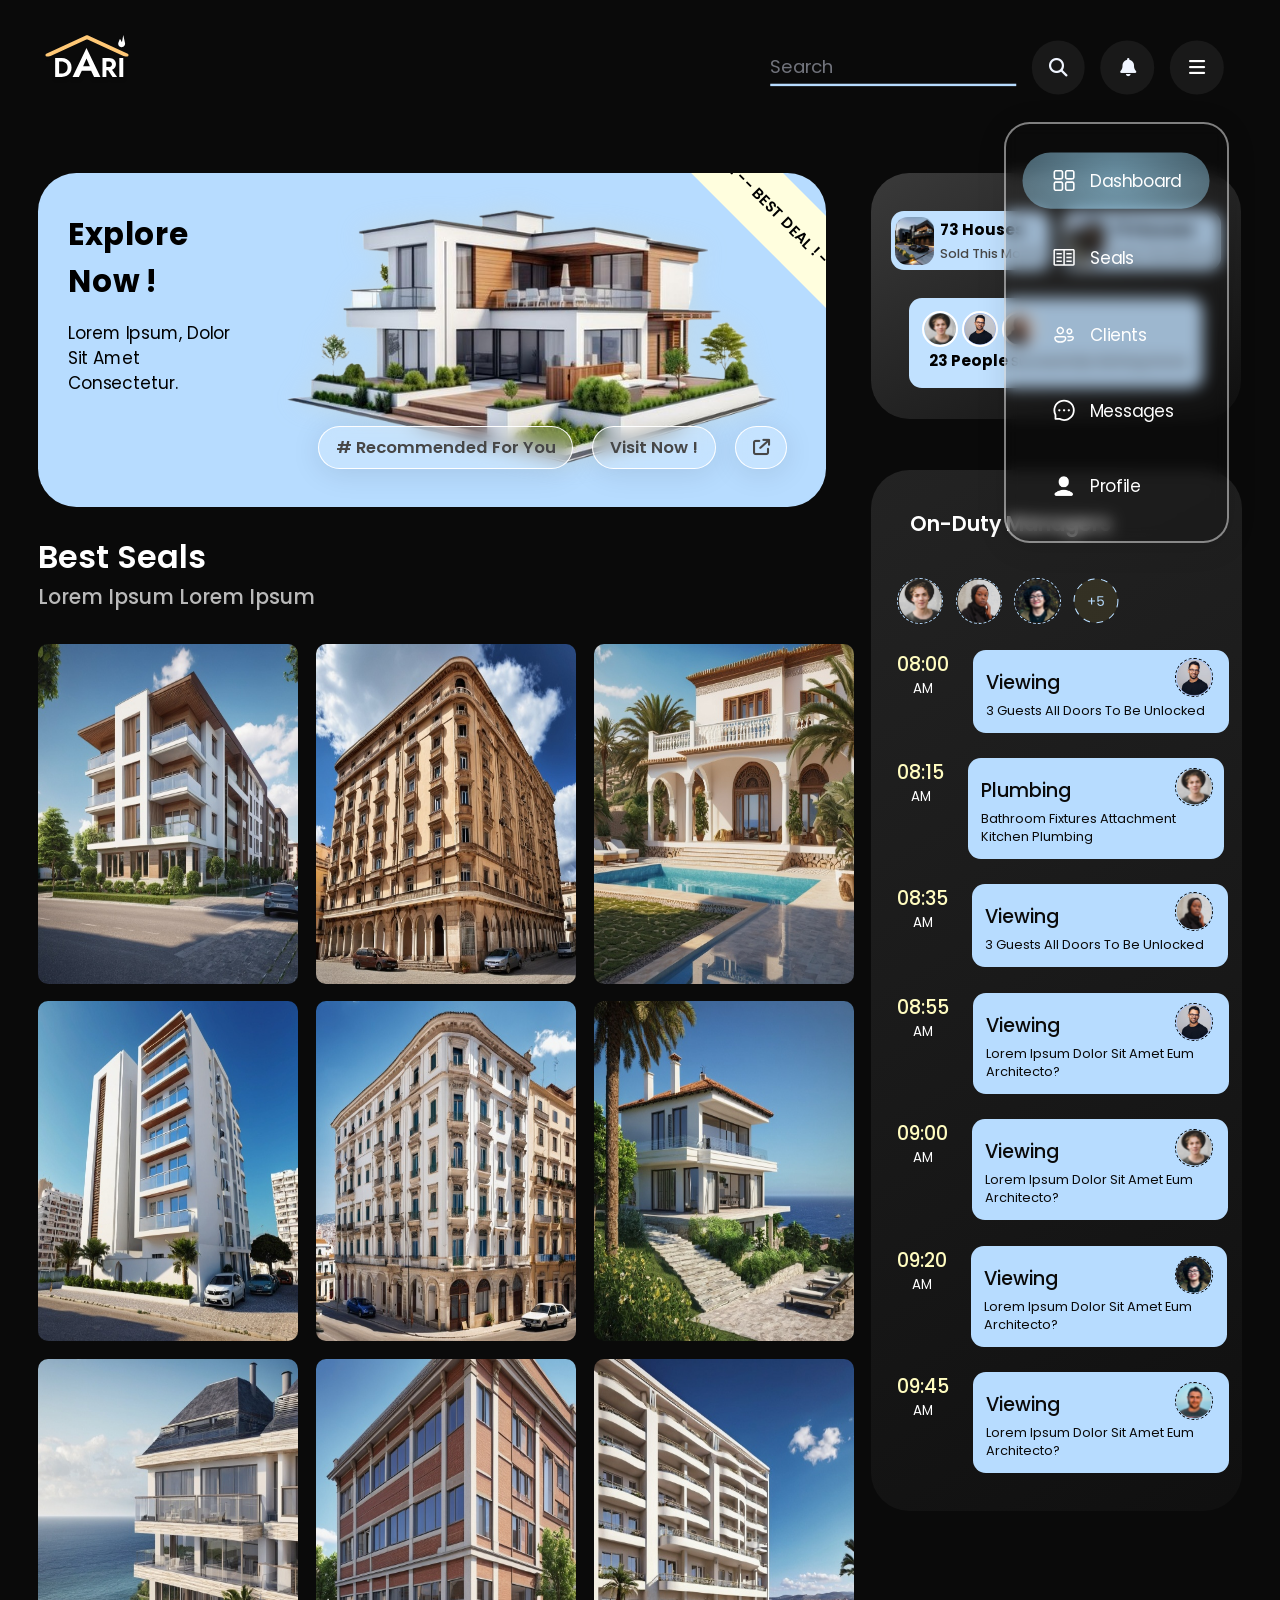
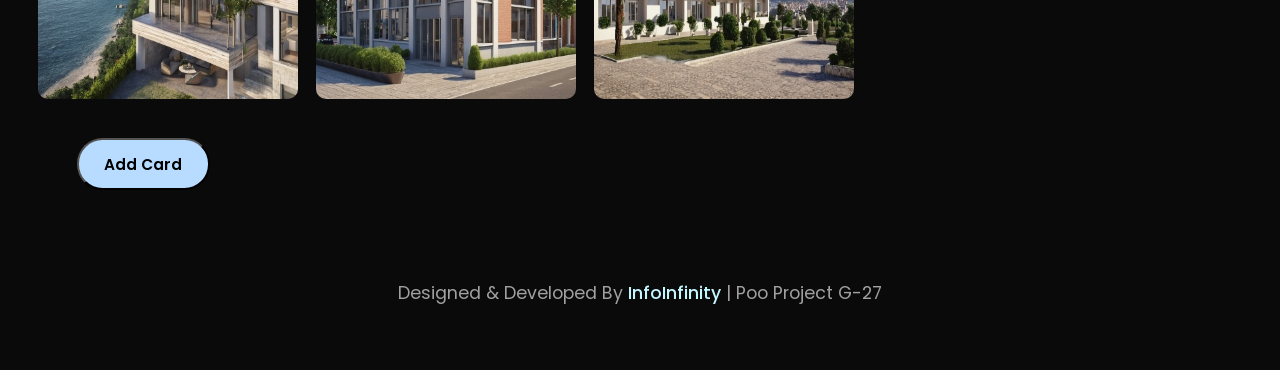
<file: dari ui/index.html>
<!DOCTYPE html>
<html lang="en">
<head>
    <meta charset="UTF-8">
    <meta name="viewport" content="width=device-width, initial-scale=1.0">
    
    <link rel="stylesheet" href="https://cdnjs.cloudflare.com/ajax/libs/font-awesome/6.5.2/css/all.min.css" integrity="sha512-SnH5WK+bZxgPHs44uWIX+LLJAJ9/2PkPKZ5QiAj6Ta86w+fsb2TkcmfRyVX3pBnMFcV7oQPJkl9QevSCWr3W6A==" crossorigin="anonymous" referrerpolicy="no-referrer" />
    <link rel="stylesheet" href="style.css">
    <title>Dari | poo project</title>
</head>
<body>
    <header>
        <div class="logo"> <img src="imgs/logos.svg" alt=""></div>
        <div class="userbox">
            <div class="icons">
                <input type="text" placeholder="search">
                <i class="fa-solid fa-magnifying-glass" style="color: #f0f5ff;"></i>
                <i class="fa-solid fa-bell" style="color: #f0f5ff;"></i>
                <button onclick="myFunction()" style="background: transparent; outline: none; border: none;"><i class="fa-solid fa-bars" style="color: #fff;"></i></button>
            </div>
            <div class="profile">
                <img src="Ellipse 25.png" alt="hhh u cant see the image XD">
                <h4>lorem ipsum</h4>
            </div>
        </div>
    </header>


    <section class="main" id="mainGrid">
        <div class="menu " id="myDIV">
            <ul>
                <li class="dash"> <img src="radix-icons_dashboard.svg" alt=""> <a href="index.html"><span>dashboard</span></a> </li>
                <li class="seals"> <img src="carbon_book.svg" alt=""> <a href="seals.html"><span>seals</span></a>  </li>
                <li class="clients"> <img src="fluent_people-16-regular.svg" alt=""> <a href="clients.html"><span>clients</span></a>  </li>
                <li class="messages"> <img src="ant-design_message-outlined.svg" alt=""> <a href="messages.html"><span>messages</span></a>  </li>
                <li class="myprofile"> <img src="imgs/User.png" alt=""> <span>profile</span> </li>
            </ul>
        </div>

        <div class="seals">
            <div class="thebigadd">
                <div class="adcontent">
                    <h2> explore now !</h2>
                    <p>Lorem ipsum, dolor sit amet consectetur.</p>
                </div>
                <div class="previwe">
                    <img src="herosection.png" alt="<3">
                    <div class="btnbox">
                        <a href="#"># Recommended for you</a>
                        <a href="#">visit now !</a>
                        <a href="#"><i class="fa-solid fa-arrow-up-right-from-square" style="color: #474747"></i></a>
                    </div>
                </div>
            </div>
            <div class="sealscontent">
                <div class="title">
                    <h3> best seals</h3>
                    <h4> lorem ipsum lorem ipsum </h4>
                </div>

                <div class="cardsbox">
                    
                        <div class="game">

                            <div class="front">
                                <img  src="imgs/1.jpg" alt="House 1">
                            </div>
                    
                            <div class="back">
                                    <div class="content">
                    
                                        <h3> Family House</h3>
                    
                                       <div>
                                            <p>USA</p>
                                            <p>6 rooms</p>
                                       </div>
                    
                                       <div>
                                            <p>325 m<sup>2</sup></p>
                                            <p>$1,200,000</p>
                                       </div>

                                       <div>
                                       
                                        <button id="heartButton" class="like"><i class="fa-solid fa-heart" aria-hidden="true"></i></button>
                                   </div>
                    
                                    </div>
                    
                                    <div class="button">
                                        <a href="house.html" class="btn">contact now</a>
                                    </div>
                            </div>
                    
                            <div class="background">&nbsp;</div>
                        </div>
                        <div class="game">

                            <div class="front">
                                <img  src="imgs/2.jpg" alt="House 1">
                            </div>
                    
                            <div class="back">
                                    <div class="content">
                    
                                        <h3> Family House</h3>
                    
                                       <div>
                                            <p>USA</p>
                                            <p>6 rooms</p>
                                       </div>
                    
                                       <div>
                                            <p>325 m<sup>2</sup></p>
                                            <p>$1,200,000</p>
                                       </div>

                                       <div>
                                       
                                        <button id="heartButton" class="like"><i class="fa-solid fa-heart" aria-hidden="true"></i></button>
                                   </div>
                    
                                    </div>
                    
                                    <div class="button">
                                        <a href="house.html" class="btn">contact now</a>
                                    </div>
                            </div>
                    
                            <div class="background">&nbsp;</div>
                        </div>
                     
                    
                        <div class="game">

                            <div class="front">
                                <img  src="imgs/3.jpg" alt="House 1">
                            </div>
                    
                            <div class="back">
                                    <div class="content">
                    
                                        <h3> Family House</h3>
                    
                                       <div>
                                            <p>USA</p>
                                            <p>6 rooms</p>
                                       </div>
                    
                                       <div>
                                            <p>325 m<sup>2</sup></p>
                                            <p>$1,200,000</p>
                                       </div>

                                       <div>
                                       
                                        <button id="heartButton" class="like"><i class="fa-solid fa-heart" aria-hidden="true"></i></button>
                                   </div>
                    
                                    </div>
                    
                                    <div class="button">
                                        <a href="house.html" class="btn">contact now</a>
                                    </div>
                            </div>
                    
                            <div class="background">&nbsp;</div>
                        </div>
                        <div class="game">

                            <div class="front">
                                <img  src="imgs/4.jpg" alt="House 1">
                            </div>
                    
                            <div class="back">
                                    <div class="content">
                    
                                        <h3> Family House</h3>
                    
                                       <div>
                                            <p>USA</p>
                                            <p>6 rooms</p>
                                       </div>
                    
                                       <div>
                                            <p>325 m<sup>2</sup></p>
                                            <p>$1,200,000</p>
                                       </div>

                                       <div>
                                       
                                        <button id="heartButton" class="like"><i class="fa-solid fa-heart" aria-hidden="true"></i></button>
                                   </div>
                    
                                    </div>
                    
                                    <div class="button">
                                        <a href="house.html" class="btn">contact now</a>
                                    </div>
                            </div>
                    
                            <div class="background">&nbsp;</div>
                        </div>
                     
                     
                        <div class="game">

                            <div class="front">
                                <img  src="imgs/5.jpg" alt="House 1">
                            </div>
                    
                            <div class="back">
                                    <div class="content">
                    
                                        <h3> Family House</h3>
                    
                                       <div>
                                            <p>USA</p>
                                            <p>6 rooms</p>
                                       </div>
                    
                                       <div>
                                            <p>325 m<sup>2</sup></p>
                                            <p>$1,200,000</p>
                                       </div>

                                       <div>
                                       
                                        <button id="heartButton" class="like"><i class="fa-solid fa-heart" aria-hidden="true"></i></button>
                                   </div>
                    
                                    </div>
                    
                                    <div class="button">
                                        <a href="house.html" class="btn">contact now</a>
                                    </div>
                            </div>
                    
                            <div class="background">&nbsp;</div>
                        </div>
                        <div class="game">

                            <div class="front">
                                <img  src="imgs/6.jpg" alt="House 1">
                            </div>
                    
                            <div class="back">
                                    <div class="content">
                    
                                        <h3> Family House</h3>
                    
                                       <div>
                                            <p>USA</p>
                                            <p>6 rooms</p>
                                       </div>
                    
                                       <div>
                                            <p>325 m<sup>2</sup></p>
                                            <p>$1,200,000</p>
                                       </div>

                                       <div>
                                       
                                        <button id="heartButton" class="like"><i class="fa-solid fa-heart" aria-hidden="true"></i></button>
                                   </div>
                    
                                    </div>
                    
                                    <div class="button">
                                        <a href="house.html" class="btn">contact now</a>
                                    </div>
                            </div>
                    
                            <div class="background">&nbsp;</div>
                        </div>
                     
                     
                        <div class="game">

                            <div class="front">
                                <img  src="imgs/7.jpg" alt="House 1">
                            </div>
                    
                            <div class="back">
                                    <div class="content">
                    
                                        <h3> Family House</h3>
                    
                                       <div>
                                            <p>USA</p>
                                            <p>6 rooms</p>
                                       </div>
                    
                                       <div>
                                            <p>325 m<sup>2</sup></p>
                                            <p>$1,200,000</p>
                                       </div>

                                       <div>
                                       
                                        <button id="heartButton" class="like"><i class="fa-solid fa-heart" aria-hidden="true"></i></button>
                                   </div>
                    
                                    </div>
                    
                                    <div class="button">
                                        <a href="house.html" class="btn">contact now</a>
                                    </div>
                            </div>
                    
                            <div class="background">&nbsp;</div>
                        </div>
                        <div class="game">

                            <div class="front">
                                <img  src="imgs/8.jpg" alt="House 1">
                            </div>
                    
                            <div class="back">
                                    <div class="content">
                    
                                        <h3> Family House</h3>
                    
                                       <div>
                                            <p>USA</p>
                                            <p>6 rooms</p>
                                       </div>
                    
                                       <div>
                                            <p>325 m<sup>2</sup></p>
                                            <p>$1,200,000</p>
                                       </div>

                                       <div>
                                       
                                        <button id="heartButton" class="like"><i class="fa-solid fa-heart" aria-hidden="true"></i></button>
                                   </div>
                    
                                    </div>
                    
                                    <div class="button">
                                        <a href="house.html" class="btn">contact now</a>
                                    </div>
                            </div>
                    
                            <div class="background">&nbsp;</div>
                        </div>
                     
                     
                        <div class="game">

                            <div class="front">
                                <img  src="imgs/9.jpg" alt="House 1">
                            </div>
                    
                            <div class="back">
                                    <div class="content">
                    
                                        <h3> Family House</h3>
                    
                                       <div>
                                            <p>USA</p>
                                            <p>6 rooms</p>
                                       </div>
                    
                                       <div>
                                            <p>325 m<sup>2</sup></p>
                                            <p>$1,200,000</p>
                                       </div>

                                       <div>
                                       
                                        <button id="heartButton" class="like"><i class="fa-solid fa-heart" aria-hidden="true"></i></button>
                                   </div>
                    
                                    </div>
                    
                                    <div class="button">
                                        <a href="house.html" class="btn">contact now</a>
                                    </div>
                            </div>
                    
                            <div class="background">&nbsp;</div>
                        </div>
                        
                     
                </div>
                <div class="addcard"> <button> add card </button></div>
            </div>
            </div>
        </div>
        <div class="fixedmenu" >
            <div class="new" data-tilt>
                <div class="grids">
                    <div class="grid">
                        <img src="a82875ac-700f-4d3f-8215-8c7409487d9f.jpg" alt="">
                         <h2>73 Houses <span> sold this month</span></h2>
                    </div>
                    <div class="grid">
                        <img src="a82875ac-700f-4d3f-8215-8c7409487d9f.jpg" alt="">
                         <h2>73 Houses <span> sold this month</span></h2>
                    </div>
                </div>
                <div class="grid2">
                    <div class="imgp">
                        <img src="Ellipse 2.svg" alt="">
                        <img src="Ellipse 25.png" alt="">
                        <img src="Ellipse 3.svg" alt="">
                    </div>
                    <h2>23 People <span>Successfully Getting Home</span></h2>
                </div>
            </div>
            <div class="managers">
                <div class="active">
                    <h2>on-duty managers</h2>
                    <div class="profiles">
                        <img src="Ellipse 2.svg" alt="">
                        <img src="Ellipse 3.svg" alt="">
                        <img src="Group 4.svg" alt="">
                        <img src="Group 1000003135.svg" alt="" style="border: none;">
                    </div>
                </div>
                <div class="managerscards">
                    <div class="item" data-tilt> 
                        <img src="Ellipse 25.png" alt="">
                        <div class="time">
                            <h4> 08:00</h4> <span> am</span>
                        </div>
                        <div class="card">
                            <h2> Viewing</h2>
                            <p>3 Guests
                                All doors to be unlocked</p>
                        </div>
                        
                    </div>
                    <div class="item" data-tilt> 
                        <img src="Ellipse 2.svg" alt="">
                        <div class="time">
                            <h4> 08:15</h4> <span> am</span>
                        </div>
                        <div class="card">
                            <h2> Plumbing</h2>
                            <p>Bathroom Fixtures Attachment
                                Kitchen Plumbing</p>
                        </div>
                        
                    </div>
                    <div class="item" data-tilt> 
                        <img src="Ellipse 3.svg" alt="">
                        <div class="time">
                            <h4> 08:35</h4> <span> am</span>
                        </div>
                        <div class="card">
                            <h2> Viewing</h2>
                            <p>3 Guests
                                All doors to be unlocked</p>
                        </div>
                        
                    </div>
                    <div class="item" data-tilt> 
                        <img src="Ellipse 25.png" alt="">
                        <div class="time">
                            <h4> 08:55</h4> <span> am</span>
                        </div>
                        <div class="card">
                            <h2> Viewing</h2>
                            <p>Lorem ipsum dolor sit amet  eum architecto?</p>
                        </div>
                        
                    </div>
                    <div class="item" data-tilt> 
                        <img src="Ellipse 2.svg" alt="">
                        <div class="time">
                            <h4> 09:00</h4> <span> am</span>
                        </div>
                        <div class="card">
                            <h2> Viewing</h2>
                            <p>Lorem ipsum dolor sit amet  eum architecto?</p>
                        </div>
                        
                    </div>
                    <div class="item" data-tilt> 
                        <img src="Group 4.svg" alt="">
                        <div class="time">
                            <h4> 09:20</h4> <span> am</span>
                        </div>
                        <div class="card">
                            <h2> Viewing</h2>
                            <p>Lorem ipsum dolor sit amet  eum architecto?</p>
                        </div>
                        
                    </div>
                    <div class="item" data-tilt> 
                        <img src="Group 19.svg" alt="">
                        <div class="time">
                            <h4> 09:45</h4> <span> am</span>
                        </div>
                        <div class="card">
                            <h2> Viewing</h2>
                            <p>Lorem ipsum dolor sit amet  eum architecto?</p>
                        </div>
                        
                    </div>
                </div>
            </div>
        </div>

    </section>
    <footer style=" padding: 2vw; text-align: center;">
        <h3 style="font-size: 1.1rem; color: #ffffff9d; font-weight: 400;">Designed & developed by <a href="https://github.com/khadidjainfoinfinity/" style="text-decoration: none; color: rgb(195, 246, 255); font-weight: 500;">InfoInfinity</a> | poo Project G-27</h3>
    </footer>
    <script src="main.js"></script>


    <script>
        function myFunction() {
        var x = document.getElementById("myDIV");
        
        if (x.style.display === "none") {
            x.style.display = "block";
        } else {
            x.style.display = "none";
        }
    }
    </script>


<script>
// Select the button element
const heartButton = document.getElementById('heartButton');

// Add an event listener to handle the click event
heartButton.addEventListener('click', function() {
    // Toggle the 'active' class on click
    heartButton.classList.toggle('active');
});

</script>
   
</body>
</html>
</file>
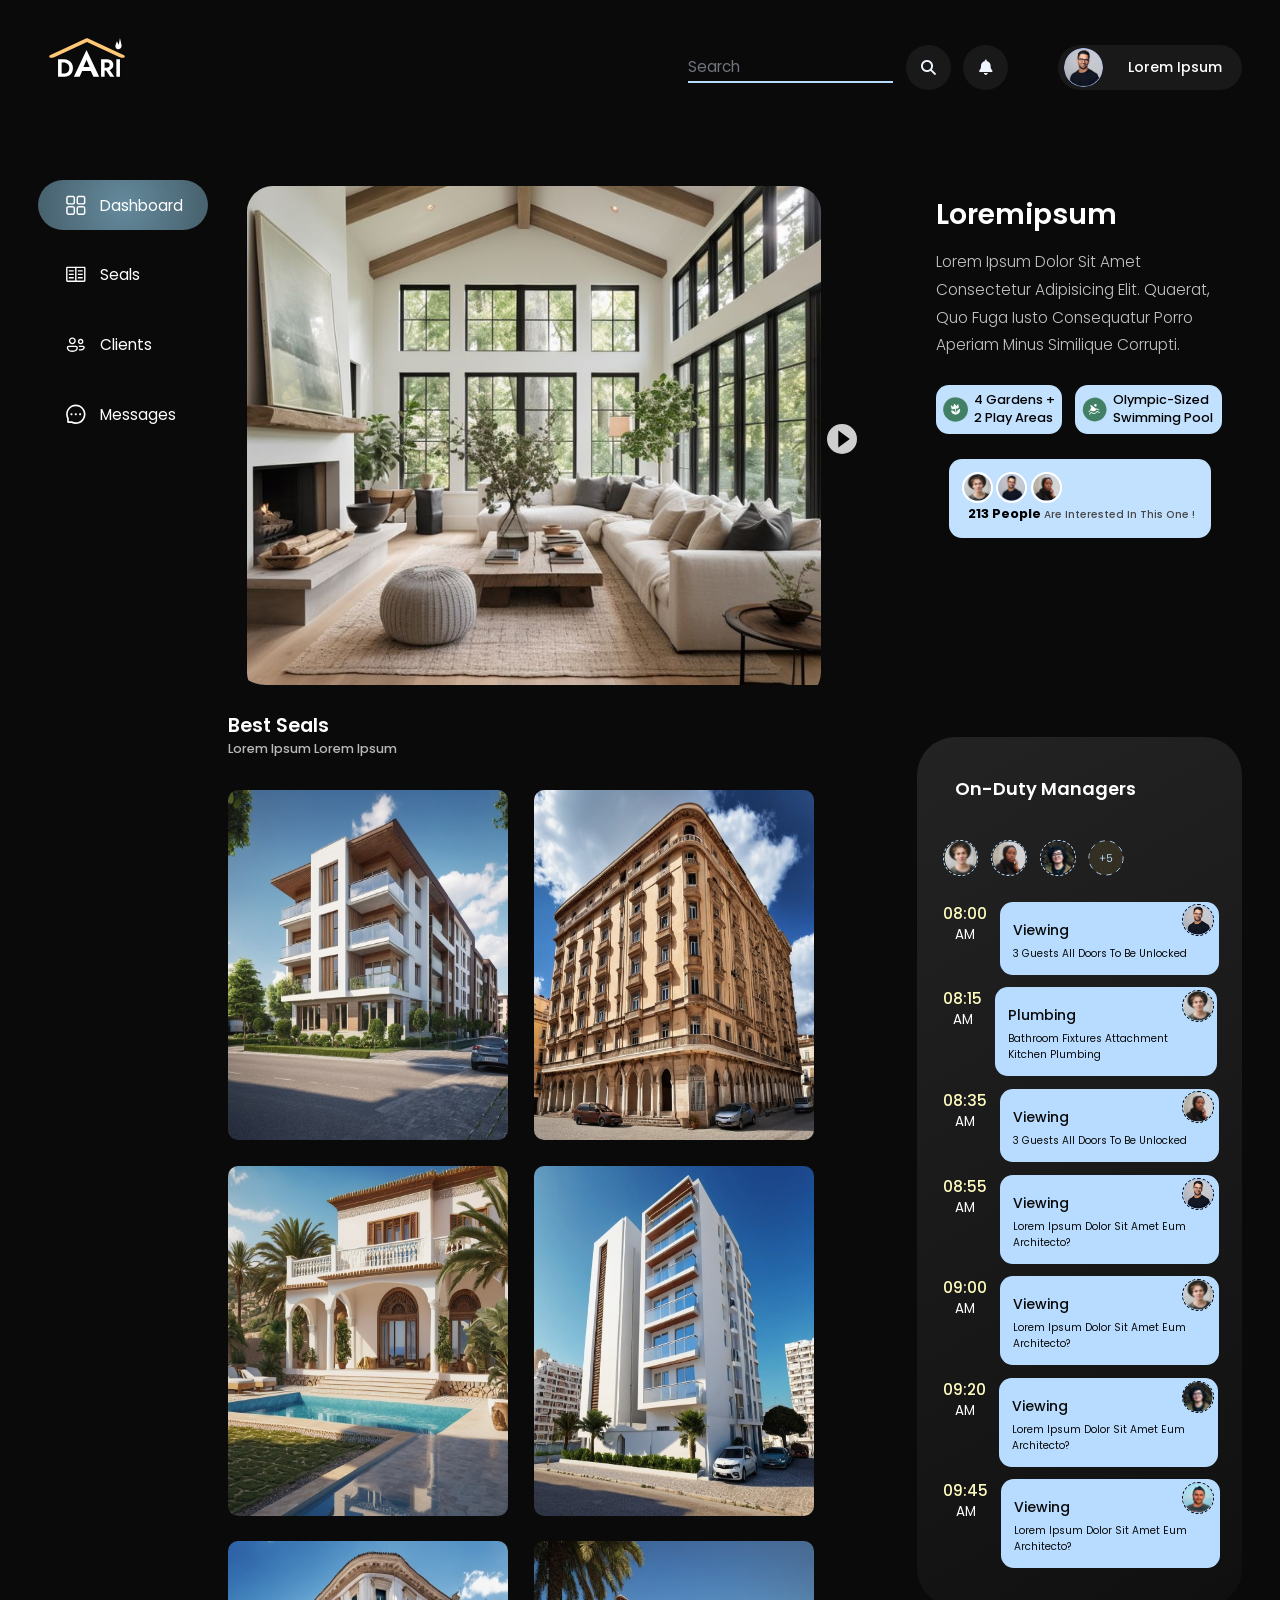
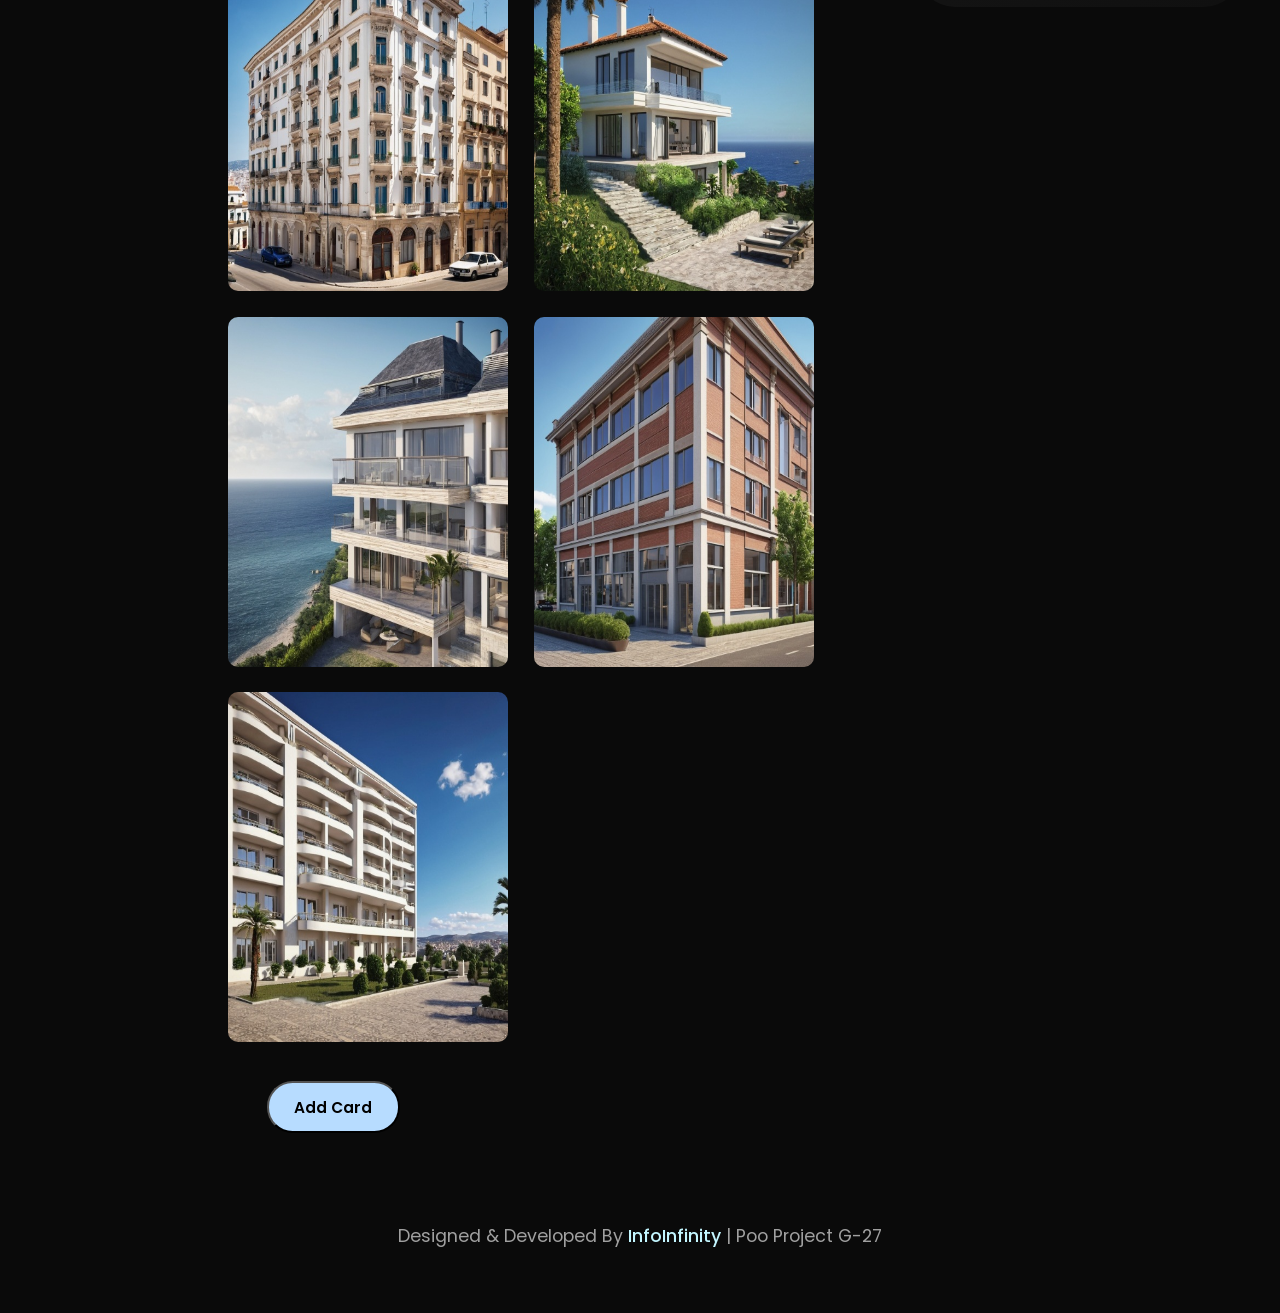
<file: dari ui/house.html>
<!DOCTYPE html>
<html lang="en">
<head>
    <meta charset="UTF-8">
    <meta name="viewport" content="width=device-width, initial-scale=1.0">
    <link rel="stylesheet" href="house.css">
    <link rel="stylesheet" href="https://cdnjs.cloudflare.com/ajax/libs/font-awesome/6.5.2/css/all.min.css" integrity="sha512-SnH5WK+bZxgPHs44uWIX+LLJAJ9/2PkPKZ5QiAj6Ta86w+fsb2TkcmfRyVX3pBnMFcV7oQPJkl9QevSCWr3W6A==" crossorigin="anonymous" referrerpolicy="no-referrer" />
    <title>Dari | poo project</title>
</head>
<body>
    <header>
        <div class="logo"> <img src="imgs/logos.svg" alt=""></div>
        <div class="userbox">
            <div class="icons">
                <input type="text" placeholder="search">
                <i class="fa-solid fa-magnifying-glass" style="color: #f0f5ff;"></i>
                <i class="fa-solid fa-bell" style="color: #f0f5ff;"></i>
            </div>
            <div class="profile">
                <img src="Ellipse 25.png" alt="hhh u cant see the image">
                <h4>lorem ipsum</h4>
            </div>
        </div>
    </header>

 

    <section class="main">
        <div class="menu" >
            <ul>
                <li class="dash"> <img src="radix-icons_dashboard.svg" alt=""> <a href="index.html"><span>dashboard</span></a> </li>
                <li class="seals"> <img src="carbon_book.svg" alt=""> <a href="seals.html"><span>seals</span></a>  </li>
                <li class="clients"> <img src="fluent_people-16-regular.svg" alt=""> <a href="clients.html"><span>clients</span></a>  </li>
                <li class="messages"> <img src="ant-design_message-outlined.svg" alt=""> <a href="messages.html"><span>messages</span></a>  </li>
                <li class="myprofile"> <img src="imgs/User.png" alt=""> <span>profile</span> </li>
            </ul>
        </div>

        <div class="seals">
            <div class="thebigadd">
                <div class="slider" id="slider1">
                    <div class="slides">
                        <div class="slide">
                            <input type="radio" id="radio_slider1_slide1" name="slider1" checked="checked">
                            <div class="content">
                                <img src="imgs/25 Farmhouse Decorating Ideas for Every Room.jpg">
                            </div>
                            <div class="slider-arrow next">
                                <label for="radio_slider1_slide2">
                                    <img src="imgs/ar2.svg" />
                                </label>
                            </div>
                        </div>
                        <div class="slide">
                            <input type="radio" id="radio_slider1_slide2" name="slider1">
                            <div class="slider-arrow previous">
                                <label for="radio_slider1_slide1">
                                    <img src="imgs/ar2.svg" />
                                </label>
                            </div>
                            <div class="content">
                                <img src="imgs/Japandi Color Palette Magic Turning Homes into Havens of Tranquility • 333+ Art Images.jpg" loading="lazy">
                            </div>
                            <div class="slider-arrow next">
                                <label for="radio_slider1_slide3">
                                    <img src="imgs/ar2.svg" />
                                </label>
                            </div>
                        </div>
                        <div class="slide">
                            <input type="radio" id="radio_slider1_slide3" name="slider1">
                            <div class="slider-arrow previous">
                                <label for="radio_slider1_slide2">
                                    <img src="imgs/ar2.svg" />
                                </label>
                            </div>
                            <div class="content">
                                <img src="imgs/Luxury Modern House Plan with Upstairs Master Retreat.jpg" loading="lazy">
                            </div>
                            <div class="slider-arrow next">
                                <label for="radio_slider1_slide4">
                                    <img src="imgs/ar2.svg" />
                                </label>
                            </div>
                        </div>
                        <div class="slide">
                            <input type="radio" id="radio_slider1_slide4" name="slider1">
                            <div class="slider-arrow previous">
                                <label for="radio_slider1_slide3">
                                    <img src="imgs/ar2.svg" />
                                </label>
                            </div>
                            <div class="content">
                                <img src="imgs/téléchargement (1).jpg" loading="lazy">
                            </div>
                        </div>
                    </div>
                    
                </div>
            </main>
            </div>
            <div class="sealscontent">
                <div class="title">
                    <h3> best seals</h3>
                    <h4> lorem ipsum lorem ipsum </h4>
                </div>

                <div class="cardsbox">
                    
                        <div class="game">

                            <div class="front">
                                <img  src="imgs/1.jpg" alt="House 1">
                            </div>
                    
                            <div class="back">
                                    <div class="content">
                    
                                        <h3> Family House</h3>
                    
                                       <div>
                                            <p>USA</p>
                                            <p>6 rooms</p>
                                       </div>
                    
                                       <div>
                                            <p>325 m<sup>2</sup></p>
                                            <p>$1,200,000</p>
                                       </div>

                                       <div>
                                       
                                        <button id="heartButton" class="like"><i class="fa-solid fa-heart" aria-hidden="true"></i></button>
                                   </div>
                    
                                    </div>
                    
                                    <div class="button">
                                        <a href="house.html" class="btn">contact now</a>
                                    </div>
                            </div>
                    
                            <div class="background">&nbsp;</div>
                        </div>
                        <div class="game">

                            <div class="front">
                                <img  src="imgs/2.jpg" alt="House 1">
                            </div>
                    
                            <div class="back">
                                    <div class="content">
                    
                                        <h3> Family House</h3>
                    
                                       <div>
                                            <p>USA</p>
                                            <p>6 rooms</p>
                                       </div>
                    
                                       <div>
                                            <p>325 m<sup>2</sup></p>
                                            <p>$1,200,000</p>
                                       </div>

                                       <div>
                                       
                                        <button id="heartButton" class="like"><i class="fa-solid fa-heart" aria-hidden="true"></i></button>
                                   </div>
                    
                                    </div>
                    
                                    <div class="button">
                                        <a href="house.html" class="btn">contact now</a>
                                    </div>
                            </div>
                    
                            <div class="background">&nbsp;</div>
                        </div>
                     
                    
                        <div class="game">

                            <div class="front">
                                <img  src="imgs/3.jpg" alt="House 1">
                            </div>
                    
                            <div class="back">
                                    <div class="content">
                    
                                        <h3> Family House</h3>
                    
                                       <div>
                                            <p>USA</p>
                                            <p>6 rooms</p>
                                       </div>
                    
                                       <div>
                                            <p>325 m<sup>2</sup></p>
                                            <p>$1,200,000</p>
                                       </div>

                                       <div>
                                       
                                        <button id="heartButton" class="like"><i class="fa-solid fa-heart" aria-hidden="true"></i></button>
                                   </div>
                    
                                    </div>
                    
                                    <div class="button">
                                        <a href="house.html" class="btn">contact now</a>
                                    </div>
                            </div>
                    
                            <div class="background">&nbsp;</div>
                        </div>
                        <div class="game">

                            <div class="front">
                                <img  src="imgs/4.jpg" alt="House 1">
                            </div>
                    
                            <div class="back">
                                    <div class="content">
                    
                                        <h3> Family House</h3>
                    
                                       <div>
                                            <p>USA</p>
                                            <p>6 rooms</p>
                                       </div>
                    
                                       <div>
                                            <p>325 m<sup>2</sup></p>
                                            <p>$1,200,000</p>
                                       </div>

                                       <div>
                                       
                                        <button id="heartButton" class="like"><i class="fa-solid fa-heart" aria-hidden="true"></i></button>
                                   </div>
                    
                                    </div>
                    
                                    <div class="button">
                                        <a href="house.html" class="btn">contact now</a>
                                    </div>
                            </div>
                    
                            <div class="background">&nbsp;</div>
                        </div>
                     
                     
                        <div class="game">

                            <div class="front">
                                <img  src="imgs/5.jpg" alt="House 1">
                            </div>
                    
                            <div class="back">
                                    <div class="content">
                    
                                        <h3> Family House</h3>
                    
                                       <div>
                                            <p>USA</p>
                                            <p>6 rooms</p>
                                       </div>
                    
                                       <div>
                                            <p>325 m<sup>2</sup></p>
                                            <p>$1,200,000</p>
                                       </div>

                                       <div>
                                       
                                        <button id="heartButton" class="like"><i class="fa-solid fa-heart" aria-hidden="true"></i></button>
                                   </div>
                    
                                    </div>
                    
                                    <div class="button">
                                        <a href="house.html" class="btn">contact now</a>
                                    </div>
                            </div>
                    
                            <div class="background">&nbsp;</div>
                        </div>
                        <div class="game">

                            <div class="front">
                                <img  src="imgs/6.jpg" alt="House 1">
                            </div>
                    
                            <div class="back">
                                    <div class="content">
                    
                                        <h3> Family House</h3>
                    
                                       <div>
                                            <p>USA</p>
                                            <p>6 rooms</p>
                                       </div>
                    
                                       <div>
                                            <p>325 m<sup>2</sup></p>
                                            <p>$1,200,000</p>
                                       </div>

                                       <div>
                                       
                                        <button id="heartButton" class="like"><i class="fa-solid fa-heart" aria-hidden="true"></i></button>
                                   </div>
                    
                                    </div>
                    
                                    <div class="button">
                                        <a href="house.html" class="btn">contact now</a>
                                    </div>
                            </div>
                    
                            <div class="background">&nbsp;</div>
                        </div>
                     
                     
                        <div class="game">

                            <div class="front">
                                <img  src="imgs/7.jpg" alt="House 1">
                            </div>
                    
                            <div class="back">
                                    <div class="content">
                    
                                        <h3> Family House</h3>
                    
                                       <div>
                                            <p>USA</p>
                                            <p>6 rooms</p>
                                       </div>
                    
                                       <div>
                                            <p>325 m<sup>2</sup></p>
                                            <p>$1,200,000</p>
                                       </div>

                                       <div>
                                       
                                        <button id="heartButton" class="like"><i class="fa-solid fa-heart" aria-hidden="true"></i></button>
                                   </div>
                    
                                    </div>
                    
                                    <div class="button">
                                        <a href="house.html" class="btn">contact now</a>
                                    </div>
                            </div>
                    
                            <div class="background">&nbsp;</div>
                        </div>
                        <div class="game">

                            <div class="front">
                                <img  src="imgs/8.jpg" alt="House 1">
                            </div>
                    
                            <div class="back">
                                    <div class="content">
                    
                                        <h3> Family House</h3>
                    
                                       <div>
                                            <p>USA</p>
                                            <p>6 rooms</p>
                                       </div>
                    
                                       <div>
                                            <p>325 m<sup>2</sup></p>
                                            <p>$1,200,000</p>
                                       </div>

                                       <div>
                                       
                                        <button id="heartButton" class="like"><i class="fa-solid fa-heart" aria-hidden="true"></i></button>
                                   </div>
                    
                                    </div>
                    
                                    <div class="button">
                                        <a href="house.html" class="btn">contact now</a>
                                    </div>
                            </div>
                    
                            <div class="background">&nbsp;</div>
                        </div>
                     
                     
                        <div class="game">

                            <div class="front">
                                <img  src="imgs/9.jpg" alt="House 1">
                            </div>
                    
                            <div class="back">
                                    <div class="content">
                    
                                        <h3> Family House</h3>
                    
                                       <div>
                                            <p>USA</p>
                                            <p>6 rooms</p>
                                       </div>
                    
                                       <div>
                                            <p>325 m<sup>2</sup></p>
                                            <p>$1,200,000</p>
                                       </div>

                                       <div>
                                       
                                        <button id="heartButton" class="like"><i class="fa-solid fa-heart" aria-hidden="true"></i></button>
                                   </div>
                    
                                    </div>
                    
                                    <div class="button">
                                        <a href="house.html" class="btn">contact now</a>
                                    </div>
                            </div>
                    
                            <div class="background">&nbsp;</div>
                        </div>
                        
                     
                </div>
                <div class="addcard"> <button> add card </button></div>
            </div>
        </div>
        <div class="fixedmenu" style=" position:sticky;">
            <div class="new">
                <div class="housedes">
                        <h4>loremipsum</h4>
                        <p>Lorem ipsum dolor sit amet consectetur adipisicing elit. Quaerat, quo fuga iusto consequatur porro aperiam minus similique corrupti.</p>
                    </div>
                <div class="grids">
                    
                    <div class="grid" data-tilt>
                        <img src="imgs/fl.svg" alt="">
                         <h2>4 Gardens + 2 Play Areas</h2>
                    </div>
                    <div class="grid" data-tilt>
                        <img src="imgs/Group 4.svg" alt="">
                         <h2>Olympic-sized Swimming Pool</h2>
                    </div>
                </div>
                <div class="grid2" data-tilt>
                    <div class="imgp">
                        <img src="Ellipse 2.svg" alt="">
                        <img src="Ellipse 25.png" alt="">
                        <img src="Ellipse 3.svg" alt="">
                    </div>
                    <h2>213 People <span> are interested in this one !</span></h2>
                </div>
            </div>
            <div class="managers">
                <div class="active">
                    <h2>on-duty managers</h2>
                    <div class="profiles">
                        <img src="Ellipse 2.svg" alt="">
                        <img src="Ellipse 3.svg" alt="">
                        <img src="Group 4.svg" alt="">
                        <img src="Group 1000003135.svg" alt="" style="border: none;">
                    </div>
                </div>
                <div class="managerscards">
                    <div class="item" data-tilt> 
                        <img src="Ellipse 25.png" alt="">
                        <div class="time">
                            <h4> 08:00</h4> <span> am</span>
                        </div>
                        <div class="card">
                            <h2> Viewing</h2>
                            <p>3 Guests
                                All doors to be unlocked</p>
                        </div>
                        
                    </div>
                    <div class="item" data-tilt> 
                        <img src="Ellipse 2.svg" alt="">
                        <div class="time">
                            <h4> 08:15</h4> <span> am</span>
                        </div>
                        <div class="card">
                            <h2> Plumbing</h2>
                            <p>Bathroom Fixtures Attachment
                                Kitchen Plumbing</p>
                        </div>
                        
                    </div>
                    <div class="item" data-tilt> 
                        <img src="Ellipse 3.svg" alt="">
                        <div class="time">
                            <h4> 08:35</h4> <span> am</span>
                        </div>
                        <div class="card">
                            <h2> Viewing</h2>
                            <p>3 Guests
                                All doors to be unlocked</p>
                        </div>
                        
                    </div>
                    <div class="item" data-tilt> 
                        <img src="Ellipse 25.png" alt="">
                        <div class="time">
                            <h4> 08:55</h4> <span> am</span>
                        </div>
                        <div class="card">
                            <h2> Viewing</h2>
                            <p>Lorem ipsum dolor sit amet  eum architecto?</p>
                        </div>
                        
                    </div>
                    <div class="item" data-tilt> 
                        <img src="Ellipse 2.svg" alt="">
                        <div class="time">
                            <h4> 09:00</h4> <span> am</span>
                        </div>
                        <div class="card">
                            <h2> Viewing</h2>
                            <p>Lorem ipsum dolor sit amet  eum architecto?</p>
                        </div>
                        
                    </div>
                    <div class="item" data-tilt> 
                        <img src="Group 4.svg" alt="">
                        <div class="time">
                            <h4> 09:20</h4> <span> am</span>
                        </div>
                        <div class="card">
                            <h2> Viewing</h2>
                            <p>Lorem ipsum dolor sit amet  eum architecto?</p>
                        </div>
                        
                    </div>
                    <div class="item" data-tilt> 
                        <img src="Group 19.svg" alt="">
                        <div class="time">
                            <h4> 09:45</h4> <span> am</span>
                        </div>
                        <div class="card">
                            <h2> Viewing</h2>
                            <p>Lorem ipsum dolor sit amet  eum architecto?</p>
                        </div>
                        
                    </div>
                </div>
            </div>
        </div>
    </section>
    <footer style=" padding: 2vw; text-align: center;">
        <h3 style="font-size: 1.1rem; color: #ffffff9d; font-weight: 400;">Designed & developed by <a href="https://github.com/khadidjainfoinfinity/" style="text-decoration: none; color: rgb(195, 246, 255); font-weight: 500;">InfoInfinity</a> | poo Project G-27</h3>
    </footer>
    <script src="main.js"></script>
</body>
</html>
</file>
<file: dari ui/style.css>
@import url('https://fonts.googleapis.com/css2?family=Poppins:ital,wght@0,100;0,200;0,300;0,400;0,500;0,600;0,700;0,800;0,900;1,100;1,200;1,300;1,400;1,500;1,600;1,700;1,800;1,900&display=swap');

*{
    padding: 0%;
    margin: 0%;
    box-sizing: border-box;
    font-family: "Poppins", sans-serif;
    text-transform: capitalize;
}

body{
    padding: 3vw;
    background-color: #0A0A0A;
    overflow-x: hidden;

}

header{
    display: flex;
    justify-content: space-between;
    align-items: center;
    flex-flow: row nowrap;
    width: 100%;
}

header .logo img{
    width: auto;
    height: 4vw;
}

header div.userbox{
    display: flex;
    justify-content: space-between;
    align-items: center;
    flex-flow: row nowrap;
    width: 46%;
    height: 100%;
    column-gap: 2vw;
}

div.profile{
    width: max-content;
    padding: .5vw;
    height: 3.5vw;
    background-color: #191919;
    display: flex;
    justify-content: center;
    flex-flow: row nowrap;
    align-items: center;
    border-radius: 2vw;
    gap: 1vw;
    transition: .3s ease-in-out;
}
div.profile:hover{
    background: radial-gradient(circle, rgba(161,224,255,.6)0%, rgba(161,224,255,.4) 100%);
}

.profile img{
    width: 3vw;
    height: 3vw;
    border-radius: 50%;
}

.profile h4 {
    font-size: 1.1vw;
    color: #fff;
    margin: 0 1vw 0;
    font-weight: 500;
}
div.icons{
    display: flex;
    justify-content: space-evenly;
    align-items: center;
    flex-flow: row nowrap;
    width: max-content;
    column-gap: 1vw;
}

.icons input{
    width: 16vw;
    height: 2.4vw;
    border: none;
    border-bottom: .2vw solid #B7DCFF;
    background: transparent;
    outline: none;
    font-size: 1.2vw;
    color: #fff;
}

.icons input::placeholder{
    color: #71737c;
    transition: .4s ease-in-out;
}

.icons input:hover::placeholder{
    color: transparent;
}

.icons input:active::placeholder{
    color: transparent;
}


div.icons i {
    width: 3.5vw;
    height: 3.5vw;
    background-color: #191919;
    display: flex;
    justify-content: center;
    align-items: center;
    border-radius: 50%;
    font-size: 1.2vw;
    transition: .3s ease-in-out;
}

div.icons i:hover{
    background: radial-gradient(circle, rgba(161,224,255,.6)0%, rgba(161,224,255,.4) 100%);
}

section.main{
    margin-top: 2vw;
    width: 100%;
    min-height: 100vh;
    display: grid;
grid-template-columns: .8fr 3.5fr 1.5fr;
grid-template-rows: 1fr;
grid-column-gap: 20px;
grid-row-gap: 0px;
}


div.menu{
    display: flex;
    justify-content: flex-start;
    align-items: center;
    flex-flow: column nowrap;
    padding-top: 3vw;
}
a{
    text-decoration: none;
}

.menu ul li {
    padding: 1vw 2vw;
    margin: 1.5vw 0;
    list-style: none;
    display: flex;
    justify-content: flex-start;
    align-items: center;
    border-radius: 100px;
    gap: 1vw;
}

.menu ul li.dash{
    background: rgb(235,238,174);
background: radial-gradient(circle, rgba(161,224,255,.6)0%, rgba(161,224,255,.4) 100%);
    border-radius: 100px;
}

.menu ul li span{
    font-size: 1.2vw;
    color: white;
}

.menu ul li img{
    width: 1.8vw;
}



.menu ul li:hover{
    background: rgb(235,238,174);
    background: radial-gradient(circle, rgba(161,224,255,.6)0%, rgba(161,224,255,.4) 100%);
    transition: .4s ease-in-out;
}


div.seals {
    display: flex;
    justify-content: flex-start;
    align-items: flex-start;
    flex-flow: column nowrap;
    width: 100%;
}

div.seals .thebigadd{
    padding: 1vw;
    width: 96%;
    background: linear-gradient(330deg, rgba(29, 29, 29, 0.3) 0%, rgba(255,255,255,.2) 100%); 
    background: #B7DCFF;
    border-radius: 3vw;
    margin: 4vw 0 2vw;
    background-repeat: no-repeat;
    background-size: cover;
        display: grid;
        grid-template-columns: 1fr 2.6fr;
        grid-template-rows: 1fr;
        grid-column-gap: 0px;
        grid-row-gap: 0px;
        overflow: hidden;
        position: relative;
}

.thebigadd img:hover{
    transform: scale(1.2);
}
.thebigadd::before{
    content: "  BEST DEAL ! -- BEST DEAL ! --";
    position: absolute;
    top: -.7vw;
    right: -3.6vw;
    width: 30%;
    height: 15%;
    background: #fffede;
    transform: rotate(45deg);
    display: flex;
    justify-content: center;
    align-items: center;
    font-weight: 600;
    font-size: .9vw;
}

div.seals .thebigadd .adcontent{
    color: #000;
    padding: 1vw;
}

div.seals .thebigadd .adcontent h2{
    font-size: 1.7vw;
    margin-top: 1.2vw;
}

div.seals .thebigadd .adcontent  p{
    font-size: 1.1vw;
    margin-top: 1vw;
}

.previwe{
    position: relative;
}
.previwe img{
    width: 95%;
    height: auto;
    filter: drop-shadow(0 0 1vw #d6d5b756);
    transition: .5s ease-in-out;
}

.previwe .btnbox{
    display: flex;
    justify-content: flex-end;
    align-items: flex-start;
    flex-flow: row nowrap;
    z-index: 20;
    position: absolute;
    bottom: 2vw;
    right: 2vw;
    gap: 1.5vw;
}


.previwe .btnbox a {
    padding: .6vw 1.3vw;
    border-radius: 3vw;
    position: relative;
    color: #474747;
    text-decoration: none;
    z-index: 10;
background: rgba(255, 255, 255, 0.2);
box-shadow: 0 4px 30px rgba(0, 0, 0, 0.1);
backdrop-filter: blur(7.7px);
-webkit-backdrop-filter: blur(7.7px);
border: 1px solid rgba(255, 255, 255, 0.993);
font-weight: 600;
transition: .4s ease-in-out;
font-size: 1vw;
}

.previwe .btnbox a:hover{
    background: rgba(255, 255, 255, 0.7);
    box-shadow: 0 4px 30px rgba(0, 0, 0, 0.1);
    backdrop-filter: blur(10px);
    color: #000;
}


div.seals .sealscontent h3{
    font-weight: 600;
    font-size: 1.5vw;
    color: #fff;
}
div.seals .sealscontent h4{
    font-weight: 500;
    font-size: 1vw;
    color: #ffffffb7;
    padding-bottom: 2.5vw;
}

div.seals .sealscontent {
   padding-bottom: 2vw;
}

div.cardsbox{
    display: flex;
    justify-content: flex-start;
    align-items: flex-start;
    flex-flow: row wrap;
    width: 100%;
    gap: 2vw;
}





:root {
    --color-primary-light: #B7DCFF;
    --color-white: #181818;
    --color-black: #cfcfcf; 
}



.cardsbox .game {
    position: relative;
    width: 280px;
    height: auto;
    cursor: pointer;
}

.cardsbox .front {
    width: 280px;
    height: 350px;
    transition: all .3s ease-in-out;

    
}

.cardsbox img {
    width: 100%;
    height: 100%;
    border-radius: 10px;
}

.cardsbox .back {
    position: absolute;
    bottom: 0;
    left: 0;
    right: 0;
    opacity: 0; 
    color: var(--color-black);
}

.cardsbox .background {
    background: var(--color-white);
    position: absolute;
    /* top: 0;
    left: 0;
    bottom: 0;
    right: 0; */
    inset: 0;
    z-index: -1;
    border-radius: 10px;
    opacity: 0;
}

.cardsbox .game:hover .background {
    opacity: 1;
    transition: all .2s ease-in-out;
}

.cardsbox .game:hover .front {
    transform: translateY(-35%) scale(.7, .5);
}

.cardsbox .game:hover .back {
    opacity: 1;
    transition: all .5s ease-in-out;
}

.cardsbox .content {
    padding: 10px 30px;
}

.cardsbox h3 {
    font-size: 16px;
    text-align: center;
    color: var(--color-primary-light);
    margin-bottom: 20px;
    letter-spacing: 1px;
    font-weight: bold;
}

.cardsbox .content > div {
    display: flex;
    align-items: center;
    justify-content: space-between;
    margin-bottom: 10px;
    font-weight: 300;
    font-size: 15px;
}

.cardsbox .button {
    text-align: center;
    margin: 20px 30px;
}

.cardsbox .btn {
    display: block;
    font-size: 15px;
    background: var(--color-primary-light);
    color: var(--color-white);
    text-decoration: none;
    text-transform: capitalize;
    padding: 12px 0;
    border-radius: 30px;
    letter-spacing: 1px;
    transition: all .2s;
}


.fixedmenu .new {
    width: 100%;
    height: 20vw; 
    margin: 4vw 0;
    border-radius: 3vw;
    position: relative;
background: linear-gradient(330deg, rgba(29, 29, 29, 0.3) 0%, rgba(255,255,255,.2) 100%);
display: flex;
justify-content: center;
align-items: center;
flex-flow: column nowrap;
padding: 1.5vw;
gap: 1.6vw;
}

.fixedmenu .new .grids{
    display: flex;
justify-content: center;
align-items: center;
flex-flow: row nowrap;
gap: 1vw;
}


.new .grids .grid{
    display: flex;
    justify-content: center;
    align-items: center;
    flex-flow: row nowrap;
    background: #c1e1ff;
    padding: .3vw;
    border-radius: 1vw;
}

.grid h2{
    font-size: 1vw;
    margin-left: .3vw;
    padding: .2vw;
}

.grid span{
    font-size: .8vw;
    color: #474747;
    font-weight: 500;
}

.grid img{
    width: 2.4vw;
    border-radius: 1vw;
}

.grid2{
    background: #c1e1ff;
    padding: 1vw;
    border-radius: 1vw;
}

.imgp{
    display: flex;
    justify-content: flex-start;
    align-items: center;
    flex-flow: row nowrap;
    gap: .3vw;
}
.imgp img{
    width: 2.4vw;
    border: .2vw solid #fff;
    border-radius: 50%;
}


.grid2 h2{
    font-size: 1vw;
    margin-left: .3vw;
    padding: .2vw;
}

.grid2 span{
    font-size: .8vw;
    color: #474747;
    font-weight: 500;
}













.managers{
    width: 100%;
    margin: 2vw 0;
    border-radius: 3vw;
    position: relative;
background: linear-gradient(330deg, rgba(29, 29, 29, 0.3) 0%, rgba(255,255,255,.1) 100%);
padding: 1vw 1vw 2vw;
}

.managers .active h2{
    color: #fff;
    text-align: center;
    font-weight: 600;
    margin: 2vw;
    font-size: 1.4vw;

}

.managers .active{
    display: flex;
    justify-content: flex-start;
    align-items: center;
    flex-flow: row wrap;
}

.active .profiles{
    display: flex;
    justify-content: center;
    align-items: center;
    flex-flow: row wrap;
    gap: 1vw;
    padding: 1vw;
}

.active .profiles img{
    width: 2.8vw;
    height: auto;
    border: 1px dashed #B7DCFF;
    border-radius: 50%;
}

.managerscards{
    width: 100%;
    display: flex;
    justify-content: center;
    align-items: center;
    flex-flow: column nowrap;
    gap: 1vw;
    padding: 1vw;
}

.managerscards .item{
    width: 100%;
    display: flex;
    justify-content: flex-start;
    align-items: flex-start;
    flex-flow: row nowrap;
    gap: 1vw;
    color: #fff;
    position: relative;
}

.item .time{
    display: flex;
    justify-content: center;
    align-items: center;
    flex-flow: column nowrap;
}

.time h4{
    font-size: 1.2vw;
    font-weight: 500;
    color: #FFFCC0;
}

.time span{
    font-size: smaller;
    text-transform: uppercase;
}

.managerscards .item .card{
    padding: 1vw ;
    background: #B7DCFF;
    color: #0A0A0A;
    border-radius: 1vw;
    min-width: 80%;
}

.managerscards .item .card h2{
    font-size: 1.1vw;
    font-weight: 500;
    margin: .4vw 0;
}

.managerscards .item .card p{
    font-size: .8vw;
}

.managerscards .item img{
    position: absolute;
    right: 1%;
    top: 3%;
    width: 2.5vw;
    height: auto;
    border: 1px dashed #000;
    border-radius: 50%;
}

/* make it responsive */

li.myprofile{
    visibility: hidden;
}

.fa-bars{
    visibility: hidden;
}

.cardsbox .like{
background: #b4f0ff59;
outline: none;
border: none;
padding: 1vw 2vw;
display: flex;
align-items: center;
justify-content: center;
border-radius: 1vw;
margin-left: 50%;
transform: translateX(-50%);
}

.addcard button{
    background: #B7DCFF;
}

.cardsbox .like i{
    color: #ffffff;
    font-size: 1.2vw;
    }
   
    .cardsbox .like:active{
        
background: #b4f0ffcb;
        }
       
      
        .cardsbox .like:focus{
            background: #b4f0ffcb;
                    }

                    div.addcard button{
                        padding: 1vw 2vw;
                        margin: 3vw;
                        font-size: 1.2vw;
                        background: #B7DCFF;
                        border-radius: 2vw;
                        font-weight: 600;
                       }    
                    

@media (max-width: 1600px) {
section.main{
    margin-top: 2vw;
    width: 100%;
    min-height: 100vh;
    display: grid;
grid-template-columns: 1fr 3fr 1.3fr;
grid-template-rows: 1fr;
grid-column-gap: 20px;
grid-row-gap: 0px;
}
}

@media (max-width: 1460px) {
   div.profile{
    display: none ;
   }

   header div.userbox{
    width: 30%;
}


li.myprofile{
    visibility: visible;
}


}

@media (max-width: 1340px) {

    .fa-bars{
        visibility: visible;
        
transition: .3s ease-in-out;
    }
    


    section.main{
        display: flex;
        justify-content: center;
        align-items: flex-start;
        flex-flow: row nowrap;
        gap: 1vw;
        position: relative;
    }
    
    
    div.menu{
        position: absolute;
        right: 1vw;
        padding: 2vw;
        background: rgba(19, 19, 19, 0.2);
box-shadow: 0 4px 30px rgba(0, 0, 0, 0.1);
backdrop-filter: blur(7.7px);
-webkit-backdrop-filter: blur(7.7px);
border: .2vw solid rgba(255, 255, 255, 0.479);
z-index: 1000;
border-radius: 2vw;
transition: .3s ease-in-out;
    }
    
    .menu ul  {
       transform: scale(1.1);
    }
 
    header .logo{
        transform: scale(1.1);
    }
    
 header .icons{
    transform: scale(1.2);
 }

 
header div.userbox{
    width: 36%;
}



.thebigadd::before{
    content: "  BEST DEAL ! -- BEST DEAL ! --";
    transform: rotate(45deg) scale(1.3);
}

div.seals .thebigadd .adcontent{
    transform: scale(1.2);
    padding: 2.5vw;
}

div.seals .thebigadd .adcontent h2{
    font-size: 2vw;
}

.previwe .btnbox a {
font-size: 1.3vw;
}



div.seals .sealscontent h3{
    font-size: 2.5vw;
}
div.seals .sealscontent h4{
    font-size: 1.6vw;
 
}

div.cardsbox{
    gap: 1.4vw;
}

.cardsbox .game {
    width: 260px;
}

.cardsbox .front {
    width: 260px;
    height: 340px;
}


.fixedmenu .new {
    width: 100%;
    height: auto; 
padding: 2.4vw 1vw ;
}

.fixedmenu .new .grids{
padding: .6vw;
}


.grid h2{
    font-size: 1.2vw;
}

.grid span{
    font-size: 1vw;
}

.grid img{
    width: 3vw;
}

.imgp img{
    width: 2.8vw;
}


.grid2 h2{
    font-size: 1.2vw;
}

.grid2 span{
    font-size: 1vw;
}


.managers .active h2{
    font-size: 1.6vw;

}

.active .profiles img{
    width: 3.6vw;
}

.managerscards{
    gap: 2vw;
    padding: 1vw;
}

.managerscards .item{
    gap: 1.9vw;
}

.time h4{
    font-size: 1.5vw;
}

.managerscards .item .card h2{
    font-size: 1.5vw;
}

.managerscards .item .card p{
    font-size: 1vw;
}

.managerscards .item img{
    right: 1%;
    top: 10%;
    width: 3vw;
}
  }

@media (max-width: 880px) {

      
    div.menu{
        padding: 4vw;
    }



    .menu ul  {
       transform: scale(1.3);

    }
 
    header .logo{
        transform: scale(1.3);
    }
    
 header .icons{
    transform: scale(1.3);
 }

.fixedmenu .new {
    width: 100%;
    height: auto; 
padding: 2vw .7vw ;
}

.fixedmenu .new .grids{
padding: .6vw;
}


.grid h2{
    font-size: 1.4vw;
}

.grid span{
    font-size: 1vw;
}

  }


  @media (max-width: 870px) {

    .fa-bars{
        visibility: visible;
        
transition: .3s ease-in-out;
    }
    


    section.main{
        display: flex;
        justify-content: center;
        align-items: flex-start;
        flex-flow: row wrap;
        gap: 1vw;
        position: relative;
    }


    .fixedmenu{
        display: flex;
        justify-content: center;
        align-items: center;
        flex-flow: column nowrap;
        width: 90%;
    }
    

.thebigadd::before{
    content: "  BEST DEAL ! -- BEST DEAL ! --";
    transform: rotate(45deg) scale(1.3);
    font-size: 1.7vw;
}

div.seals .thebigadd .adcontent{
    padding: 3vw;
}

div.seals .thebigadd .adcontent h2{
    font-size: 3vw;
}

div.seals .thebigadd .adcontent p{
    font-size: 1.8vw;
}

.previwe .btnbox a {
font-size: 1.8vw;
}

div.seals .sealscontent h3{
    font-size: 3vw;
    margin-top: 2vw;
}
div.seals .sealscontent h4{
    font-size: 2vw;
    margin-bottom: 2vw;
 
}

div.cardsbox{
    width: 94vw;
    display: flex;
    flex-flow: row wrap;
    gap: 1vw;
}

.fixedmenu .new {
    flex-flow: row wrap;
    width: 100%;
    height: max-content; 
padding: 2vw 1vw ;
gap: .5vw;
}

.fixedmenu .new .grid,
.grid2{
padding: 1vw;
min-height: 10vw;
gap: 1vw;
}

.grid{
    display: flex;
    flex-flow: column nowrap;
}

.grid h2{
    font-size: 1.4vw;
}

.grid span{
    font-size: 1.3vw;
}

.grid img{
    width: 4.5vw;
}

.imgp img{
    margin-top: .5vw;
    width: 3.5vw;
}


.grid2 h2{
    font-size: 1.5vw;
}

.grid2 span{
    font-size: 1.1vw;

}


.managers .active h2{
    font-size: 2.5vw;

}

.active .profiles img{
    width: 4.5vw;
}



.managerscards .item{
    gap: 2.4vw;
}

.time h4{
    font-size: 2.4vw;
}

.managerscards .item .card h2{
    font-size: 2.1vw;
    font-weight: 600;
}

.managerscards .item .card p{
    font-size: 1.8vw;
}

.managerscards .item img{
    right: 10%;
    top: 10%;
    width: 5vw;
}
  }


  @media (max-width: 780px) {
    
header .logo img{
    margin: 1vw;
    height: 6vw;
}

header div.userbox{
    width: 50%;
}



.icons input{
    width: 20vw;
    height: 2.4vw;
    font-size: 2vw;
}

div.icons i {
    width: 4.5vw;
    height: 4.5vw;
    font-size: 2vw;
    transition: .3s ease-in-out;
}


div.menu{
    padding: 16vw;
}



.menu ul  {
   transform: scale(1.8);

}

  }



  
  @media (max-width: 730px) {
    
.fixedmenu .new { 
padding: 2vw ;
width: fit-content;
}

.grid h2{
    font-size: 2vw;
}

.grid span{
    font-size: 1.9vw;
}

.grid img{
    width: 5vw;
}

.imgp img{
    margin-top: .5vw;
    width: 5vw;
}


.grid2 h2{
    font-size: 2vw;
}

.grid2 span{
    font-size: 1.9vw;

}



.managers .active h2{
    font-size: 3vw;

}

.active .profiles img{
    width: 6vw;
}

.time h4{
    font-size: 3vw;
}


.managerscards .item .card h2{
    font-size: 3vw;
    font-weight: 600;
    margin-left: 1vw;
}

.managerscards .item .card p{
    font-size: 2.2vw;
    margin-left: 1vw;
}

.managerscards .item img{
    right: 10%;
    top: 10%;
    width: 7vw;
}
  
    
      }
    
      @media (max-width: 600px) {
       
div.seals .sealscontent h3{

    font-size: 5vw;
}
div.seals .sealscontent h4{
    font-size: 3vw;
}


div.seals .thebigadd .adcontent h2{
    font-size: 4vw;
    margin-top: 2vw;
}

div.seals .thebigadd .adcontent  p{
    font-size: 2vw;
    margin-top: 1vw;
}


.previwe .btnbox{
 width: 120%;
}


.previwe .btnbox a {
font-size: 2.6vw;
padding: 1vw 2vw;
}

   }
            
         
   @media (max-width: 560px) {
       

    div.seals .thebigadd{
    min-height: 60vw;
    }
    

    .previwe img{
        width: 95%;
       margin: 20% 0;
       transform: scale(1.2);
    }
    
    .previwe img:hover{
        transform: scale(1.5);
    }


    
.thebigadd::before{
    font-size: 2vw;
    width: max-content;
    margin-top: -2vw;
}


       }
</file>
<file: dari ui/house.css>
@import url('https://fonts.googleapis.com/css2?family=Poppins:ital,wght@0,100;0,200;0,300;0,400;0,500;0,600;0,700;0,800;0,900;1,100;1,200;1,300;1,400;1,500;1,600;1,700;1,800;1,900&display=swap');

*{
    padding: 0%;
    margin: 0%;
    box-sizing: border-box;
    font-family: "Poppins", sans-serif;
    text-transform: capitalize;
}

body{
    padding: 3vw;
    background-color: #0A0A0A;

}

header{
    display: flex;
    justify-content: space-between;
    align-items: center;
    flex-flow: row nowrap;
    width: 100%;
}

header .logo img{
    width: auto;
    height: 4vw;
}

header div.userbox{
    display: flex;
    justify-content: space-between;
    align-items: center;
    flex-flow: row nowrap;
    width: 46%;
    height: 100%;
    column-gap: 2vw;
}

div.profile{
    width: max-content;
    padding: .5vw;
    height: 3.5vw;
    background-color: #191919;
    display: flex;
    justify-content: center;
    flex-flow: row nowrap;
    align-items: center;
    border-radius: 2vw;
    gap: 1vw;
    transition: .3s ease-in-out;
}
div.profile:hover{
    background: radial-gradient(circle, rgba(161,224,255,.6)0%, rgba(161,224,255,.4) 100%);
}

.profile img{
    width: 3vw;
    height: 3vw;
    border-radius: 50%;
}

.profile h4 {
    font-size: 1.1vw;
    color: #fff;
    margin: 0 1vw 0;
    font-weight: 500;
}
div.icons{
    display: flex;
    justify-content: space-evenly;
    align-items: center;
    flex-flow: row nowrap;
    width: max-content;
    column-gap: 1vw;
}

.icons input{
    width: 16vw;
    height: 2.4vw;
    border: none;
    border-bottom: .2vw solid #B7DCFF;
    background: transparent;
    outline: none;
    font-size: 1.2vw;
    color: #fff;
}

.icons input::placeholder{
    color: #71737c;
    transition: .4s ease-in-out;
}

.icons input:hover::placeholder{
    color: transparent;
}

.icons input:active::placeholder{
    color: transparent;
}


div.icons i {
    width: 3.5vw;
    height: 3.5vw;
    background-color: #191919;
    display: flex;
    justify-content: center;
    align-items: center;
    border-radius: 50%;
    font-size: 1.2vw;
    transition: .3s ease-in-out;
}

div.icons i:hover{
    background: radial-gradient(circle, rgba(161,224,255,.6)0%, rgba(161,224,255,.4) 100%);
}

section.main{
    margin-top: 2vw;
    width: 100%;
    min-height: 100vh;
    display: grid;
grid-template-columns: .8fr 3.5fr 1.7fr;
grid-template-rows: 1fr;
grid-column-gap: 20px;
grid-row-gap: 0px;
}


div.menu{
    display: flex;
    justify-content: flex-start;
    align-items: center;
    flex-flow: column nowrap;
    padding-top: 3vw;
}

.menu ul li {
    padding: 1vw 2vw;
    margin: 1.5vw 0;
    list-style: none;
    display: flex;
    justify-content: flex-start;
    align-items: center;
    border-radius: 100px;
    gap: 1vw;
}

.menu ul li.dash{
    background: rgb(235,238,174);
background: radial-gradient(circle, rgba(161,224,255,.6)0%, rgba(161,224,255,.4) 100%);
    border-radius: 100px;
}
a{
    text-decoration: none;
}

.menu ul li span{
    font-size: 1.2vw;
    color: white;
}

.menu ul li:hover{
    background: rgb(235,238,174);
    background: radial-gradient(circle, rgba(161,224,255,.6)0%, rgba(161,224,255,.4) 100%);
    transition: .4s ease-in-out;
}


div.seals {
    display: flex;
    justify-content: flex-start;
    align-items: flex-start;
    flex-flow: column nowrap;
    width: 100%;
}

div.seals .thebigadd{
    padding: 1vw;
    width: 96%;
    height: 40vw;
    border-radius: 3vw;
    margin: 4vw 0 2vw;
    background-repeat: no-repeat;
    background-size: cover;
        overflow: hidden;
        position: relative;
}




div.seals .sealscontent h3{
    font-weight: 600;
    font-size: 1.5vw;
    color: #fff;
}
div.seals .sealscontent h4{
    font-weight: 500;
    font-size: 1vw;
    color: #ffffffb7;
    padding-bottom: 2.5vw;
}

div.seals .sealscontent {
   padding-bottom: 2vw;
}

div.cardsbox{
    display: flex;
    justify-content: flex-start;
    align-items: flex-start;
    flex-flow: row wrap;
    width: 100%;
    gap: 2vw;
}





:root {
    --color-primary-light: #B7DCFF;
    --color-white: #181818;
    --color-black: #cfcfcf; 
}



.cardsbox .game {
    position: relative;
    width: 280px;
    height: auto;
    cursor: pointer;
}

.cardsbox .front {
    width: 280px;
    height: 350px;
    transition: all .3s ease-in-out;

    
}

.cardsbox img {
    width: 100%;
    height: 100%;
    border-radius: 10px;
}

.cardsbox .back {
    position: absolute;
    bottom: 0;
    left: 0;
    right: 0;
    opacity: 0; 
    color: var(--color-black);
}

.cardsbox .background {
    background: var(--color-white);
    position: absolute;
    /* top: 0;
    left: 0;
    bottom: 0;
    right: 0; */
    inset: 0;
    z-index: -1;
    border-radius: 10px;
    opacity: 0;
}

.cardsbox .game:hover .background {
    opacity: 1;
    transition: all .2s ease-in-out;
}

.cardsbox .game:hover .front {
    transform: translateY(-35%) scale(.7, .5);
}

.cardsbox .game:hover .back {
    opacity: 1;
    transition: all .5s ease-in-out;
}

.cardsbox .content {
    padding: 10px 30px;
}

.cardsbox h3 {
    font-size: 16px;
    text-align: center;
    color: var(--color-primary-light);
    margin-bottom: 20px;
    letter-spacing: 1px;
    font-weight: bold;
}

.cardsbox .content > div {
    display: flex;
    align-items: center;
    justify-content: space-between;
    margin-bottom: 10px;
    font-weight: 300;
    font-size: 15px;
}

.cardsbox .button {
    text-align: center;
    margin: 20px 30px;
}

.cardsbox .btn {
    display: block;
    font-size: 15px;
    background: var(--color-primary-light);
    color: var(--color-white);
    text-decoration: none;
    text-transform: capitalize;
    padding: 12px 0;
    border-radius: 30px;
    letter-spacing: 1px;
    transition: all .2s;
}


.fixedmenu .new {
    width: 100%;
    height: 40vw; 
    margin: 4vw 0;
    position: relative;
display: flex;
justify-content: flex-start;
align-items: center;
flex-flow: column nowrap;
padding: 1.5vw;
gap: 2vw;
}

.fixedmenu .new .grids{
    display: flex;
justify-content: center;
align-items: center;
flex-flow: row nowrap;
gap: 1vw;
}

.new .housedes h4{
    color: #fff;
    font-size: 2.2vw;
    font-weight: 600;
    padding-bottom: 1vw;
}

.new .housedes p{
    color: #c2c2c2;
    font-size: 1.2vw;
    font-weight: 300;
    line-height: 1.8;
}

.new .grids .grid{
    display: flex;
    justify-content: center;
    align-items: center;
    flex-flow: row nowrap;
    background: #c1e1ff;
    padding: .3vw;
    border-radius: 1vw;
}

.grid h2{
    font-size: 1vw;
    margin-left: .1vw;
    padding: .2vw;
    font-weight: 500;
}

.grid span{
    font-size: .8vw;
    color: #474747;
    font-weight: 500;
}

.grid img{
    width: 2.4vw;
    border-radius: 1vw;
}

.grid2{
    background: #c1e1ff;
    padding: 1vw;
    border-radius: 1vw;
}

.imgp{
    display: flex;
    justify-content: flex-start;
    align-items: center;
    flex-flow: row nowrap;
    gap: .3vw;
}
.imgp img{
    width: 2.4vw;
    border: .2vw solid #fff;
    border-radius: 50%;
}


.grid2 h2{
    font-size: 1vw;
    margin-left: .3vw;
    padding: .2vw;
}

.grid2 span{
    font-size: .8vw;
    color: #474747;
    font-weight: 500;
}













.managers{
    width: 100%;
    margin: 2vw 0;
    border-radius: 3vw;
    position: relative;
background: linear-gradient(330deg, rgba(29, 29, 29, 0.3) 0%, rgba(255,255,255,.1) 100%);
padding: 1vw 1vw 2vw;
}

.managers .active h2{
    color: #fff;
    text-align: center;
    font-weight: 600;
    margin: 2vw;
    font-size: 1.4vw;

}

.managers .active{
    display: flex;
    justify-content: flex-start;
    align-items: center;
    flex-flow: row wrap;
}

.active .profiles{
    display: flex;
    justify-content: center;
    align-items: center;
    flex-flow: row wrap;
    gap: 1vw;
    padding: 1vw;
}

.active .profiles img{
    width: 2.8vw;
    height: auto;
    border: 1px dashed #B7DCFF;
    border-radius: 50%;
}

.managerscards{
    width: 100%;
    display: flex;
    justify-content: center;
    align-items: center;
    flex-flow: column nowrap;
    gap: 1vw;
    padding: 1vw;
}

.managerscards .item{
    width: 100%;
    display: flex;
    justify-content: flex-start;
    align-items: flex-start;
    flex-flow: row nowrap;
    gap: 1vw;
    color: #fff;
    position: relative;
}

.item .time{
    display: flex;
    justify-content: center;
    align-items: center;
    flex-flow: column nowrap;
}

.time h4{
    font-size: 1.2vw;
    font-weight: 500;
    color: #FFFCC0;
}

.time span{
    font-size: smaller;
    text-transform: uppercase;
}

.managerscards .item .card{
    padding: 1vw ;
    background: #B7DCFF;
    color: #0A0A0A;
    border-radius: 1vw;
    min-width: 80%;
}

.managerscards .item .card h2{
    font-size: 1.1vw;
    font-weight: 500;
    margin: .4vw 0;
}

.managerscards .item .card p{
    font-size: .8vw;
}

.managerscards .item img{
    position: absolute;
    right: 1%;
    top: 3%;
    width: 2.5vw;
    height: auto;
    border: 1px dashed #000;
    border-radius: 50%;
}

li.myprofile{
    visibility: hidden;
}

.fa-bars{
    visibility: hidden;
}

.menu ul li img{
    width: 1.8vw;
}



.cardsbox .like{
    background: #b4f0ff59;
    outline: none;
    border: none;
    padding: 1vw 2vw;
    display: flex;
    align-items: center;
    justify-content: center;
    border-radius: 1vw;
    margin-left: 50%;
    transform: translateX(-50%);
    }
    
    
    .cardsbox .like i{
        color: #ffffff;
        font-size: 1.2vw;
        }
       
        .cardsbox .like:active{
            
    background: #b4f0ffcb;
            }
           
          
            .cardsbox .like:focus{
                background: #b4f0ffcb;
                        }
   div.addcard button{
    padding: 1vw 2vw;
    margin: 3vw;
    font-size: 1.2vw;
    background: #B7DCFF;
    border-radius: 2vw;
    font-weight: 600;
   }    



























.slider {
    position: relative;
}

.slider .slides {
    margin-bottom: 10px;
}

.slider .slides .slide {
    display: flex;
    align-items: center;
}

.slider .slides .slide input[type=radio],
.slider .slides .slide .slider-arrow,
.slider .slides .slide .content {
    display: none;
}

.slider .slides .slide input[type=radio]:checked~.slider-arrow {
    display: flex;
}

.slider .slides .slide .slider-arrow.previous {
    transform: rotate(180deg);
    left: 4px;
}

.slider .slides .slide .slider-arrow.next {
    right: 4px;
}

.slider .slides .slide .slider-arrow img {
    width: 30px;
    height: 30px;
    opacity: 0.8;
}

.slider .slides .slide .slider-arrow img:hover {
    cursor: pointer;
    opacity: 1;
}

.slider .slides .slide .content {
    align-items: center;
    justify-content: center;
    width: 100%;
    
}

.slider .slides .slide input[type=radio]:checked~.content {
    display: flex;
}

.slider .slides .slide .content img {
    width: 98%;
    height: 40vw;
    object-fit: cover;
    border-radius: 10px;
    border-radius: 2vw;
}
</file>
